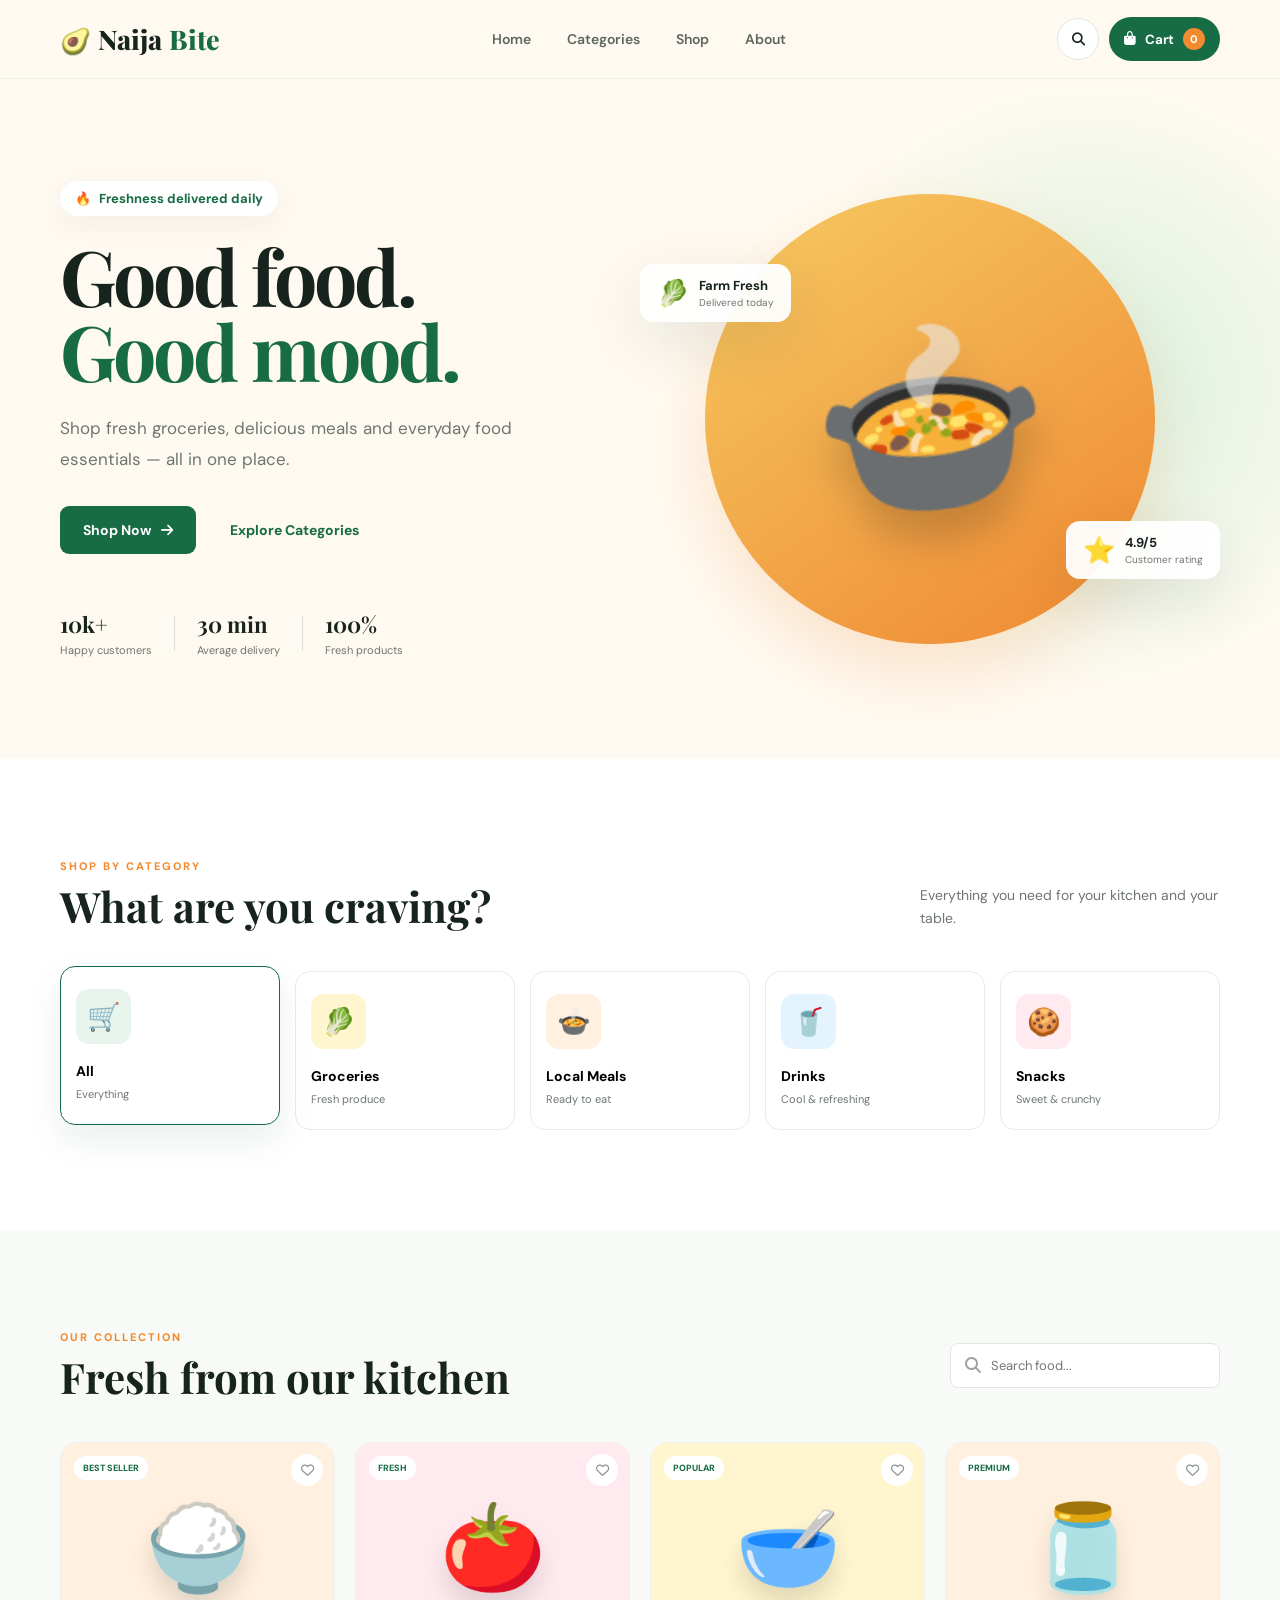
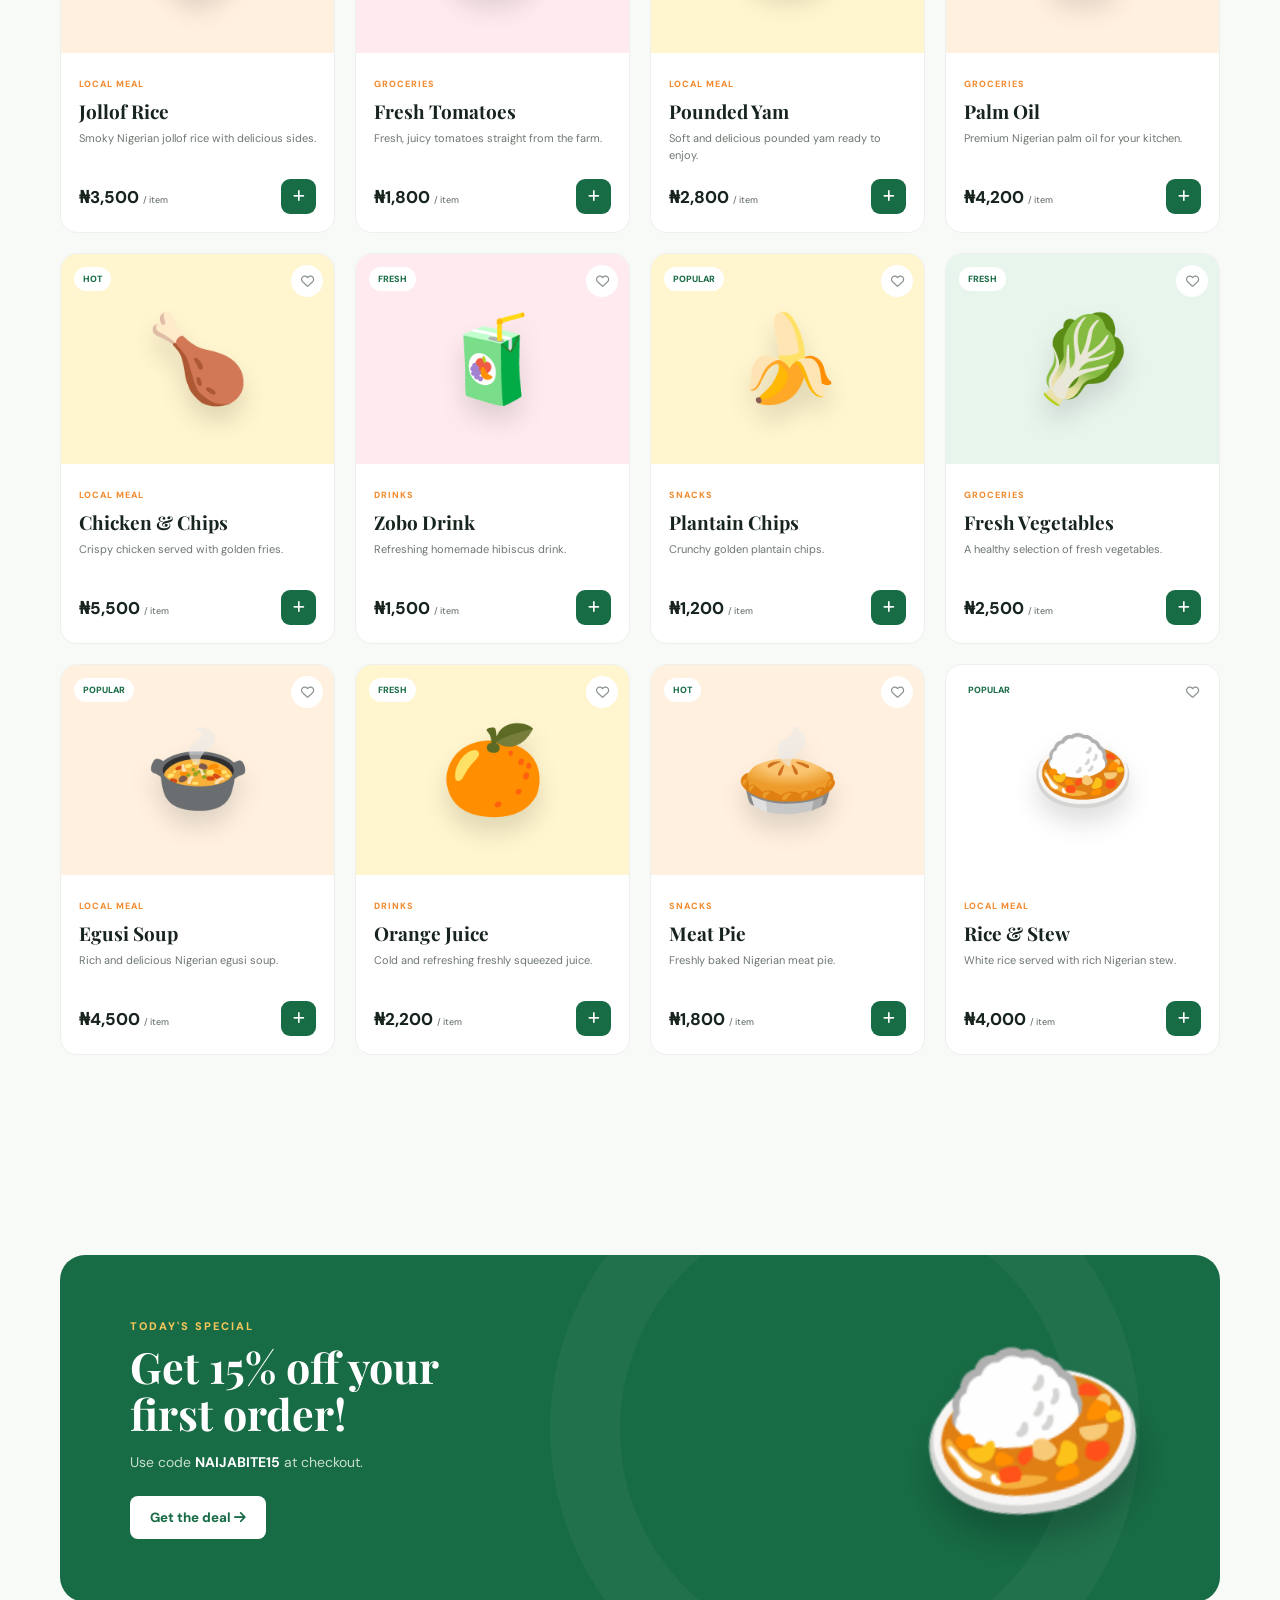
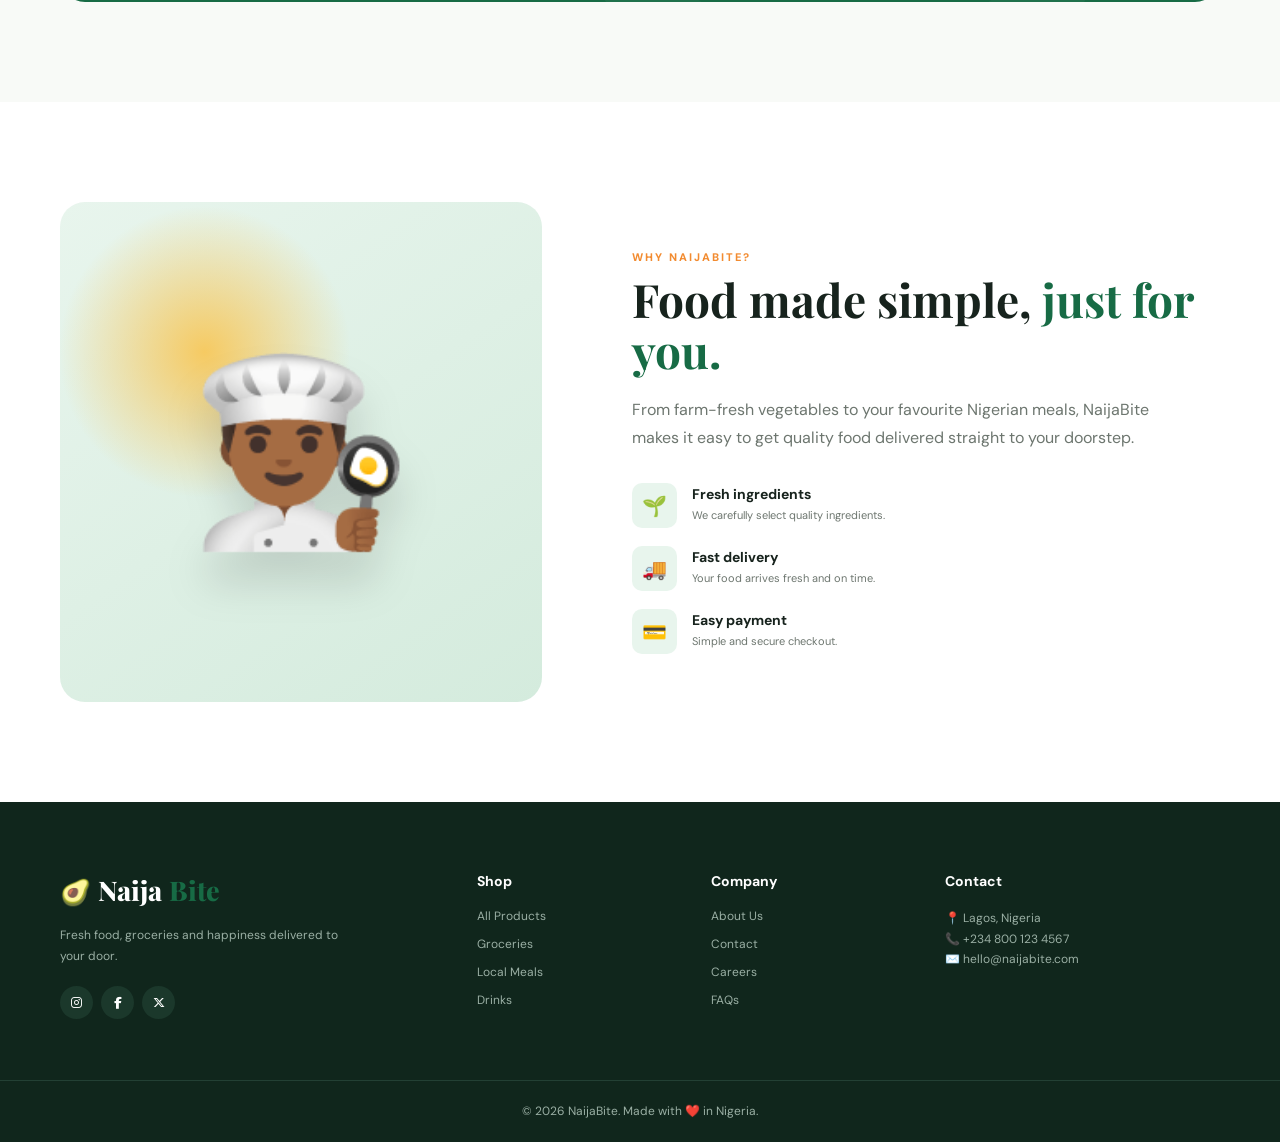
<file: food market/index.html>
<!DOCTYPE html>
<html lang="en">
<head>
    <meta charset="UTF-8">
    <meta name="viewport" content="width=device-width, initial-scale=1.0">

    <title>NaijaBite — Fresh Food Delivered</title>

    <link rel="preconnect" href="https://fonts.googleapis.com">
    <link rel="preconnect" href="https://fonts.gstatic.com" crossorigin>

    <link
        href="https://fonts.googleapis.com/css2?family=DM+Sans:wght@400;500;600;700&family=Playfair+Display:wght@600;700;800&display=swap"
        rel="stylesheet"
    >

    <link
        rel="stylesheet"
        href="https://cdnjs.cloudflare.com/ajax/libs/font-awesome/6.5.2/css/all.min.css"
    >

    <link rel="stylesheet" href="style.css">
</head>

<body>

    <!-- ================= HEADER ================= -->

    <header class="header">

        <div class="container nav">

            <a href="#" class="logo">
                <span class="logo-icon">🥑</span>
                Naija<span>Bite</span>
            </a>

            <nav class="nav-links">
                <a href="#home">Home</a>
                <a href="#categories">Categories</a>
                <a href="#products">Shop</a>
                <a href="#about">About</a>
            </nav>

            <div class="nav-actions">

                <button class="icon-btn search-btn" onclick="focusSearch()">
                    <i class="fa-solid fa-magnifying-glass"></i>
                </button>

                <button class="cart-btn" onclick="openCart()">
                    <i class="fa-solid fa-bag-shopping"></i>
                    <span>Cart</span>
                    <b id="cartCount">0</b>
                </button>

                <button class="menu-btn" onclick="toggleMenu()">
                    <i class="fa-solid fa-bars"></i>
                </button>

            </div>

        </div>

    </header>


    <!-- ================= HERO ================= -->

    <main>

        <section class="hero" id="home">

            <div class="container hero-content">

                <div class="hero-text">

                    <div class="small-badge">
                        <span>🔥</span>
                        Freshness delivered daily
                    </div>

                    <h1>
                        Good food.
                        <br>
                        <em>Good mood.</em>
                    </h1>

                    <p>
                        Shop fresh groceries, delicious meals and everyday
                        food essentials — all in one place.
                    </p>

                    <div class="hero-buttons">
                        <a href="#products" class="primary-btn">
                            Shop Now
                            <i class="fa-solid fa-arrow-right"></i>
                        </a>

                        <a href="#categories" class="secondary-btn">
                            Explore Categories
                        </a>
                    </div>

                    <div class="hero-info">

                        <div class="info-item">
                            <strong>10k+</strong>
                            <span>Happy customers</span>
                        </div>

                        <div class="divider"></div>

                        <div class="info-item">
                            <strong>30 min</strong>
                            <span>Average delivery</span>
                        </div>

                        <div class="divider"></div>

                        <div class="info-item">
                            <strong>100%</strong>
                            <span>Fresh products</span>
                        </div>

                    </div>

                </div>

                <div class="hero-image">

                    <div class="hero-circle"></div>

                    <div class="floating-card card-one">
                        <span>🥬</span>
                        <div>
                            <strong>Farm Fresh</strong>
                            <small>Delivered today</small>
                        </div>
                    </div>

                    <div class="floating-card card-two">
                        <span>⭐</span>
                        <div>
                            <strong>4.9/5</strong>
                            <small>Customer rating</small>
                        </div>
                    </div>

                    <div class="food-emoji">🍲</div>

                </div>

            </div>

        </section>


        <!-- ================= CATEGORIES ================= -->

        <section class="categories section" id="categories">

            <div class="container">

                <div class="section-heading">

                    <div>
                        <span class="eyebrow">SHOP BY CATEGORY</span>
                        <h2>What are you craving?</h2>
                    </div>

                    <p>
                        Everything you need for your kitchen and your table.
                    </p>

                </div>

                <div class="category-grid">

                    <button class="category-card active" onclick="filterProducts('all', this)">
                        <div class="category-icon green">🛒</div>
                        <strong>All</strong>
                        <span>Everything</span>
                    </button>

                    <button class="category-card" onclick="filterProducts('groceries', this)">
                        <div class="category-icon yellow">🥬</div>
                        <strong>Groceries</strong>
                        <span>Fresh produce</span>
                    </button>

                    <button class="category-card" onclick="filterProducts('meals', this)">
                        <div class="category-icon orange">🍲</div>
                        <strong>Local Meals</strong>
                        <span>Ready to eat</span>
                    </button>

                    <button class="category-card" onclick="filterProducts('drinks', this)">
                        <div class="category-icon blue">🥤</div>
                        <strong>Drinks</strong>
                        <span>Cool & refreshing</span>
                    </button>

                    <button class="category-card" onclick="filterProducts('snacks', this)">
                        <div class="category-icon pink">🍪</div>
                        <strong>Snacks</strong>
                        <span>Sweet & crunchy</span>
                    </button>

                </div>

            </div>

        </section>


        <!-- ================= PRODUCTS ================= -->

        <section class="products section" id="products">

            <div class="container">

                <div class="section-heading products-heading">

                    <div>
                        <span class="eyebrow">OUR COLLECTION</span>
                        <h2>Fresh from our kitchen</h2>
                    </div>

                    <div class="search-wrapper">

                        <i class="fa-solid fa-magnifying-glass"></i>

                        <input
                            type="text"
                            id="searchInput"
                            placeholder="Search food..."
                            oninput="searchProducts()"
                        >

                    </div>

                </div>

                <div class="product-grid" id="productGrid"></div>

                <div class="empty-state" id="emptyState">
                    <span>😕</span>
                    <h3>No food found</h3>
                    <p>Try searching for something else.</p>
                </div>

            </div>

        </section>


        <!-- ================= PROMO ================= -->

        <section class="promo section">

            <div class="container">

                <div class="promo-box">

                    <div class="promo-text">

                        <span class="eyebrow">TODAY'S SPECIAL</span>

                        <h2>
                            Get 15% off your
                            <br>
                            first order!
                        </h2>

                        <p>
                            Use code <strong>NAIJABITE15</strong> at checkout.
                        </p>

                        <button class="white-btn" onclick="showPromo()">
                            Get the deal
                            <i class="fa-solid fa-arrow-right"></i>
                        </button>

                    </div>

                    <div class="promo-food">
                        🍛
                    </div>

                </div>

            </div>

        </section>


        <!-- ================= ABOUT ================= -->

        <section class="about section" id="about">

            <div class="container about-grid">

                <div class="about-image">
                    <div class="about-emoji">👨🏾‍🍳</div>
                </div>

                <div class="about-text">

                    <span class="eyebrow">WHY NAIJABITE?</span>

                    <h2>
                        Food made simple,
                        <em>just for you.</em>
                    </h2>

                    <p>
                        From farm-fresh vegetables to your favourite Nigerian
                        meals, NaijaBite makes it easy to get quality food
                        delivered straight to your doorstep.
                    </p>

                    <div class="features">

                        <div class="feature">
                            <span>🌱</span>
                            <div>
                                <strong>Fresh ingredients</strong>
                                <p>We carefully select quality ingredients.</p>
                            </div>
                        </div>

                        <div class="feature">
                            <span>🚚</span>
                            <div>
                                <strong>Fast delivery</strong>
                                <p>Your food arrives fresh and on time.</p>
                            </div>
                        </div>

                        <div class="feature">
                            <span>💳</span>
                            <div>
                                <strong>Easy payment</strong>
                                <p>Simple and secure checkout.</p>
                            </div>
                        </div>

                    </div>

                </div>

            </div>

        </section>

    </main>


    <!-- ================= FOOTER ================= -->

    <footer class="footer">

        <div class="container footer-grid">

            <div>
                <a href="#" class="logo footer-logo">
                    <span class="logo-icon">🥑</span>
                    Naija<span>Bite</span>
                </a>

                <p>
                    Fresh food, groceries and happiness delivered to your door.
                </p>

                <div class="socials">
                    <a href="#"><i class="fa-brands fa-instagram"></i></a>
                    <a href="#"><i class="fa-brands fa-facebook-f"></i></a>
                    <a href="#"><i class="fa-brands fa-x-twitter"></i></a>
                </div>
            </div>

            <div>
                <h4>Shop</h4>
                <a href="#products">All Products</a>
                <a href="#categories">Groceries</a>
                <a href="#categories">Local Meals</a>
                <a href="#categories">Drinks</a>
            </div>

            <div>
                <h4>Company</h4>
                <a href="#about">About Us</a>
                <a href="#">Contact</a>
                <a href="#">Careers</a>
                <a href="#">FAQs</a>
            </div>

            <div>
                <h4>Contact</h4>
                <p>📍 Lagos, Nigeria</p>
                <p>📞 +234 800 123 4567</p>
                <p>✉️ hello@naijabite.com</p>
            </div>

        </div>

        <div class="footer-bottom">
            <p>© 2026 NaijaBite. Made with ❤️ in Nigeria.</p>
        </div>

    </footer>


    <!-- ================= CART ================= -->

    <div class="overlay" id="overlay" onclick="closeCart()"></div>

    <aside class="cart-sidebar" id="cartSidebar">

        <div class="cart-header">
            <div>
                <span class="eyebrow">YOUR ORDER</span>
                <h2>Your Cart</h2>
            </div>

            <button onclick="closeCart()" class="close-btn">
                <i class="fa-solid fa-xmark"></i>
            </button>
        </div>

        <div class="cart-items" id="cartItems"></div>

        <div class="cart-empty" id="cartEmpty">
            <div>🛍️</div>
            <h3>Your cart is empty</h3>
            <p>Add something delicious!</p>
        </div>

        <div class="cart-bottom">

            <div class="subtotal">
                <span>Subtotal</span>
                <strong id="cartTotal">₦0</strong>
            </div>

            <button class="checkout-btn" onclick="checkout()">
                Checkout
                <i class="fa-solid fa-arrow-right"></i>
            </button>

        </div>

    </aside>


    <!-- ================= CHECKOUT MODAL ================= -->

    <div class="modal-overlay" id="checkoutModal">

        <div class="checkout-modal">

            <button class="modal-close" onclick="closeCheckout()">
                <i class="fa-solid fa-xmark"></i>
            </button>

            <div class="checkout-icon">🎉</div>

            <h2>Ready to order?</h2>

            <p>
                Your order is almost on its way!
                This demo checkout is ready to connect to a real payment system.
            </p>

            <div class="order-summary">
                <span>Total</span>
                <strong id="checkoutTotal">₦0</strong>
            </div>

            <button class="primary-btn full-btn" onclick="placeOrder()">
                Place Order
                <i class="fa-solid fa-check"></i>
            </button>

        </div>

    </div>


    <!-- ================= TOAST ================= -->

    <div class="toast" id="toast">
        <i class="fa-solid fa-circle-check"></i>
        <span id="toastMessage">Added to cart!</span>
    </div>


    <script src="script.js"></script>

</body>
</html>
</file>
<file: food market/style.css>
/* =========================
   RESET
========================= */

* {
    margin: 0;
    padding: 0;
    box-sizing: border-box;
}

:root {
    --green: #176b45;
    --green-dark: #0d4d31;
    --green-light: #e8f5ed;
    --cream: #fffaf1;
    --orange: #f28b30;
    --yellow: #f5c84c;
    --dark: #17231d;
    --gray: #6d766f;
    --light-gray: #eef1ed;
    --white: #ffffff;
    --shadow: 0 20px 60px rgba(20, 53, 37, 0.10);
}

html {
    scroll-behavior: smooth;
}

body {
    font-family: "DM Sans", sans-serif;
    color: var(--dark);
    background: var(--cream);
    overflow-x: hidden;
}

button,
input {
    font-family: inherit;
}

button {
    cursor: pointer;
}

a {
    text-decoration: none;
    color: inherit;
}

.container {
    width: min(1160px, 92%);
    margin: auto;
}

.section {
    padding: 100px 0;
}


/* =========================
   HEADER
========================= */

.header {
    position: sticky;
    top: 0;
    z-index: 1000;
    background: rgba(255, 250, 241, 0.92);
    backdrop-filter: blur(16px);
    border-bottom: 1px solid rgba(23, 107, 69, 0.07);
}

.nav {
    height: 78px;
    display: flex;
    align-items: center;
    justify-content: space-between;
}

.logo {
    font-family: "Playfair Display", serif;
    font-size: 27px;
    font-weight: 800;
    display: flex;
    align-items: center;
    gap: 7px;
    color: var(--dark);
}

.logo span:last-child {
    color: var(--green);
}

.logo-icon {
    font-size: 25px;
}

.nav-links {
    display: flex;
    gap: 36px;
}

.nav-links a {
    color: #5d675f;
    font-size: 14px;
    font-weight: 600;
    transition: 0.3s;
}

.nav-links a:hover {
    color: var(--green);
}

.nav-actions {
    display: flex;
    align-items: center;
    gap: 10px;
}

.icon-btn,
.menu-btn {
    width: 42px;
    height: 42px;
    border: 1px solid #e2e6e1;
    border-radius: 50%;
    background: white;
    color: var(--dark);
}

.cart-btn {
    border: 0;
    background: var(--green);
    color: white;
    height: 44px;
    padding: 0 15px;
    border-radius: 30px;
    display: flex;
    gap: 9px;
    align-items: center;
    font-weight: 700;
}

.cart-btn b {
    background: var(--orange);
    width: 22px;
    height: 22px;
    border-radius: 50%;
    display: grid;
    place-items: center;
    font-size: 11px;
}

.menu-btn {
    display: none;
}


/* =========================
   HERO
========================= */

.hero {
    min-height: 680px;
    position: relative;
    overflow: hidden;
    background:
        radial-gradient(circle at 85% 45%, #d9f1df 0, transparent 27%),
        var(--cream);
}

.hero-content {
    min-height: 680px;
    display: grid;
    grid-template-columns: 1fr 1fr;
    align-items: center;
}

.hero-text {
    padding: 50px 0;
    position: relative;
    z-index: 2;
}

.small-badge {
    width: fit-content;
    background: white;
    color: var(--green);
    padding: 9px 15px;
    border-radius: 30px;
    box-shadow: 0 8px 30px rgba(0, 0, 0, 0.05);
    font-size: 13px;
    font-weight: 700;
    margin-bottom: 22px;
}

.small-badge span {
    margin-right: 5px;
}

.hero h1 {
    font-family: "Playfair Display", serif;
    font-size: clamp(52px, 6vw, 82px);
    line-height: 0.98;
    letter-spacing: -3px;
    margin-bottom: 25px;
}

.hero h1 em {
    color: var(--green);
    font-style: normal;
}

.hero-text > p {
    max-width: 510px;
    color: var(--gray);
    font-size: 17px;
    line-height: 1.8;
    margin-bottom: 32px;
}

.hero-buttons {
    display: flex;
    align-items: center;
    gap: 14px;
}

.primary-btn {
    display: inline-flex;
    justify-content: center;
    align-items: center;
    gap: 10px;
    background: var(--green);
    color: white;
    border: 0;
    padding: 15px 23px;
    border-radius: 9px;
    font-size: 14px;
    font-weight: 700;
    transition: 0.3s;
}

.primary-btn:hover {
    background: var(--green-dark);
    transform: translateY(-2px);
}

.secondary-btn {
    padding: 14px 20px;
    font-size: 14px;
    font-weight: 700;
    color: var(--green);
}

.hero-info {
    display: flex;
    align-items: center;
    gap: 22px;
    margin-top: 55px;
}

.info-item {
    display: flex;
    flex-direction: column;
    gap: 4px;
}

.info-item strong {
    font-family: "Playfair Display", serif;
    font-size: 22px;
}

.info-item span {
    color: var(--gray);
    font-size: 11px;
}

.divider {
    width: 1px;
    height: 35px;
    background: #d8ddd8;
}


/* Hero visual */

.hero-image {
    height: 600px;
    position: relative;
    display: grid;
    place-items: center;
}

.hero-circle {
    width: 450px;
    height: 450px;
    border-radius: 50%;
    background: linear-gradient(145deg, #f6ca62, #ef8731);
    position: absolute;
    box-shadow: 0 30px 70px rgba(229, 133, 45, 0.2);
}

.food-emoji {
    width: 390px;
    height: 390px;
    border-radius: 50%;
    display: grid;
    place-items: center;
    font-size: 190px;
    position: relative;
    z-index: 2;
    transform: rotate(-7deg);
    filter: drop-shadow(0 30px 20px rgba(0, 0, 0, 0.18));
}

.floating-card {
    position: absolute;
    z-index: 5;
    background: rgba(255, 255, 255, 0.95);
    padding: 12px 17px;
    border-radius: 14px;
    display: flex;
    align-items: center;
    gap: 10px;
    box-shadow: var(--shadow);
}

.floating-card > span {
    font-size: 26px;
}

.floating-card strong {
    display: block;
    font-size: 13px;
}

.floating-card small {
    display: block;
    color: var(--gray);
    font-size: 10px;
    margin-top: 2px;
}

.card-one {
    left: 0;
    top: 145px;
}

.card-two {
    right: 0;
    bottom: 140px;
}


/* =========================
   HEADINGS
========================= */

.section-heading {
    display: flex;
    align-items: end;
    justify-content: space-between;
    gap: 30px;
    margin-bottom: 42px;
}

.eyebrow {
    color: var(--orange);
    font-size: 11px;
    font-weight: 800;
    letter-spacing: 2px;
    display: block;
    margin-bottom: 10px;
}

.section-heading h2,
.about-text h2 {
    font-family: "Playfair Display", serif;
    font-size: 42px;
    line-height: 1.1;
}

.section-heading > p {
    max-width: 300px;
    color: var(--gray);
    line-height: 1.6;
    font-size: 14px;
}


/* =========================
   CATEGORIES
========================= */

.categories {
    background: white;
}

.category-grid {
    display: grid;
    grid-template-columns: repeat(5, 1fr);
    gap: 15px;
}

.category-card {
    border: 1px solid #e7ebe7;
    background: white;
    border-radius: 15px;
    padding: 22px 15px;
    text-align: left;
    transition: 0.3s;
}

.category-card:hover,
.category-card.active {
    border-color: var(--green);
    transform: translateY(-5px);
    box-shadow: 0 15px 35px rgba(20, 85, 52, 0.09);
}

.category-icon {
    width: 55px;
    height: 55px;
    display: grid;
    place-items: center;
    font-size: 27px;
    border-radius: 13px;
    margin-bottom: 18px;
}

.category-icon.green {
    background: #e8f5ed;
}

.category-icon.yellow {
    background: #fff5ce;
}

.category-icon.orange {
    background: #fff0df;
}

.category-icon.blue {
    background: #e4f4ff;
}

.category-icon.pink {
    background: #ffebef;
}

.category-card strong {
    display: block;
    font-size: 14px;
    margin-bottom: 5px;
}

.category-card span {
    color: var(--gray);
    font-size: 11px;
}


/* =========================
   PRODUCTS
========================= */

.products {
    background: #f8faf7;
}

.products-heading {
    align-items: center;
}

.search-wrapper {
    width: 270px;
    height: 45px;
    background: white;
    border: 1px solid #e3e7e2;
    border-radius: 8px;
    display: flex;
    align-items: center;
    padding: 0 14px;
    gap: 10px;
}

.search-wrapper i {
    color: #9ba49d;
}

.search-wrapper input {
    width: 100%;
    border: 0;
    outline: 0;
    background: transparent;
    font-size: 13px;
}

.product-grid {
    display: grid;
    grid-template-columns: repeat(4, 1fr);
    gap: 20px;
}

.product-card {
    background: white;
    border-radius: 17px;
    overflow: hidden;
    border: 1px solid #edf0ec;
    transition: 0.3s;
}

.product-card:hover {
    transform: translateY(-7px);
    box-shadow: var(--shadow);
}

.product-image {
    height: 210px;
    position: relative;
    display: grid;
    place-items: center;
}

.product-image span {
    font-size: 85px;
    filter: drop-shadow(0 15px 12px rgba(0, 0, 0, 0.12));
    transition: 0.3s;
}

.product-card:hover .product-image span {
    transform: scale(1.08) rotate(-4deg);
}

.product-image.green-bg {
    background: #e8f5ed;
}

.product-image.orange-bg {
    background: #fff0df;
}

.product-image.yellow-bg {
    background: #fff5ce;
}

.product-image.blue-bg {
    background: #e7f5fb;
}

.product-image.pink-bg {
    background: #ffebef;
}

.product-tag {
    position: absolute;
    top: 13px;
    left: 13px;
    background: white;
    padding: 6px 9px;
    border-radius: 20px;
    font-size: 9px;
    font-weight: 800;
    color: var(--green);
}

.favorite {
    position: absolute;
    top: 11px;
    right: 11px;
    width: 32px;
    height: 32px;
    border-radius: 50%;
    border: 0;
    background: white;
    color: #89928c;
}

.favorite:hover {
    color: #e85a5a;
}

.product-info {
    padding: 18px;
}

.product-category {
    color: var(--orange);
    font-size: 9px;
    font-weight: 800;
    letter-spacing: 1px;
    text-transform: uppercase;
}

.product-info h3 {
    font-family: "Playfair Display", serif;
    font-size: 19px;
    margin: 6px 0;
}

.product-description {
    color: var(--gray);
    font-size: 11px;
    line-height: 1.5;
    min-height: 33px;
}

.product-bottom {
    display: flex;
    align-items: center;
    justify-content: space-between;
    margin-top: 16px;
}

.price {
    font-weight: 800;
    font-size: 17px;
}

.price small {
    font-size: 9px;
    color: var(--gray);
    font-weight: 500;
}

.add-btn {
    border: 0;
    background: var(--green);
    color: white;
    width: 35px;
    height: 35px;
    border-radius: 9px;
    transition: 0.2s;
}

.add-btn:hover {
    background: var(--green-dark);
    transform: scale(1.08);
}

.empty-state {
    text-align: center;
    padding: 60px;
    display: none;
}

.empty-state span {
    font-size: 45px;
}

.empty-state h3 {
    margin: 10px 0;
}


/* =========================
   PROMO
========================= */

.promo {
    background: #f8faf7;
}

.promo-box {
    background: var(--green);
    min-height: 330px;
    border-radius: 25px;
    padding: 50px 70px;
    display: flex;
    align-items: center;
    justify-content: space-between;
    overflow: hidden;
    position: relative;
}

.promo-box::before {
    content: "";
    position: absolute;
    width: 450px;
    height: 450px;
    border: 70px solid rgba(255, 255, 255, 0.04);
    border-radius: 50%;
    right: 80px;
}

.promo-text {
    position: relative;
    z-index: 2;
}

.promo-text .eyebrow {
    color: #f6c65b;
}

.promo-text h2 {
    font-family: "Playfair Display", serif;
    color: white;
    font-size: 43px;
    line-height: 1.1;
    margin-bottom: 15px;
}

.promo-text p {
    color: #c8ded1;
    font-size: 14px;
    margin-bottom: 25px;
}

.promo-text strong {
    color: white;
}

.white-btn {
    border: 0;
    background: white;
    color: var(--green);
    padding: 13px 20px;
    border-radius: 8px;
    font-weight: 800;
}

.promo-food {
    font-size: 190px;
    position: relative;
    z-index: 2;
    transform: rotate(-8deg);
    filter: drop-shadow(0 25px 15px rgba(0, 0, 0, 0.2));
}


/* =========================
   ABOUT
========================= */

.about {
    background: white;
}

.about-grid {
    display: grid;
    grid-template-columns: 0.9fr 1.1fr;
    gap: 90px;
    align-items: center;
}

.about-image {
    height: 500px;
    border-radius: 25px;
    background:
        radial-gradient(circle at 30% 30%, #f6ca62, transparent 30%),
        linear-gradient(145deg, #e8f5ed, #d4ebdd);
    display: grid;
    place-items: center;
    overflow: hidden;
}

.about-emoji {
    font-size: 180px;
    filter: drop-shadow(0 30px 20px rgba(0, 0, 0, 0.13));
}

.about-text h2 {
    font-size: 46px;
    margin-bottom: 20px;
}

.about-text h2 em {
    color: var(--green);
    font-style: normal;
}

.about-text > p {
    color: var(--gray);
    line-height: 1.8;
    max-width: 540px;
    margin-bottom: 30px;
}

.features {
    display: grid;
    gap: 18px;
}

.feature {
    display: flex;
    gap: 15px;
}

.feature > span {
    width: 45px;
    height: 45px;
    flex-shrink: 0;
    display: grid;
    place-items: center;
    background: var(--green-light);
    border-radius: 10px;
    font-size: 20px;
}

.feature strong {
    font-size: 14px;
}

.feature p {
    color: var(--gray);
    font-size: 11px;
    margin-top: 4px;
}


/* =========================
   FOOTER
========================= */

.footer {
    background: #10261c;
    color: white;
    padding-top: 70px;
}

.footer-grid {
    display: grid;
    grid-template-columns: 2fr 1fr 1fr 1.5fr;
    gap: 50px;
    padding-bottom: 60px;
}

.footer .logo {
    color: white;
    margin-bottom: 17px;
}

.footer p {
    color: #9aafa4;
    font-size: 12px;
    line-height: 1.7;
    max-width: 280px;
}

.footer h4 {
    margin-bottom: 18px;
    font-size: 14px;
}

.footer-grid > div:not(:first-child) a {
    display: block;
    color: #9aafa4;
    font-size: 12px;
    margin-bottom: 12px;
}

.footer-grid > div:not(:first-child) a:hover {
    color: white;
}

.socials {
    display: flex;
    gap: 8px;
    margin-top: 20px;
}

.socials a {
    width: 33px;
    height: 33px;
    display: grid;
    place-items: center;
    border-radius: 50%;
    background: #1b382b;
    color: white;
    font-size: 12px;
}

.footer-bottom {
    border-top: 1px solid #234034;
    padding: 20px 0;
    text-align: center;
}

.footer-bottom p {
    margin: auto;
}


/* =========================
   CART
========================= */

.overlay {
    position: fixed;
    inset: 0;
    background: rgba(8, 25, 17, 0.45);
    backdrop-filter: blur(3px);
    z-index: 2000;
    opacity: 0;
    visibility: hidden;
    transition: 0.3s;
}

.overlay.active {
    opacity: 1;
    visibility: visible;
}

.cart-sidebar {
    position: fixed;
    z-index: 2100;
    right: -430px;
    top: 0;
    width: min(420px, 100%);
    height: 100vh;
    background: white;
    transition: 0.35s ease;
    display: flex;
    flex-direction: column;
}

.cart-sidebar.active {
    right: 0;
}

.cart-header {
    padding: 25px;
    border-bottom: 1px solid #edf0ec;
    display: flex;
    align-items: center;
    justify-content: space-between;
}

.cart-header h2 {
    font-family: "Playfair Display", serif;
    font-size: 27px;
}

.close-btn,
.modal-close {
    width: 37px;
    height: 37px;
    border: 0;
    border-radius: 50%;
    background: #f1f3f0;
}

.cart-items {
    flex: 1;
    overflow-y: auto;
    padding: 20px;
}

.cart-item {
    display: flex;
    align-items: center;
    gap: 12px;
    padding: 13px 0;
    border-bottom: 1px solid #edf0ec;
}

.cart-item-image {
    width: 60px;
    height: 60px;
    background: var(--green-light);
    border-radius: 10px;
    display: grid;
    place-items: center;
    font-size: 29px;
}

.cart-item-info {
    flex: 1;
}

.cart-item-info h4 {
    font-family: "Playfair Display", serif;
    font-size: 15px;
}

.cart-item-info p {
    color: var(--green);
    font-size: 12px;
    font-weight: 700;
    margin-top: 4px;
}

.quantity {
    display: flex;
    align-items: center;
    gap: 8px;
    margin-top: 7px;
}

.quantity button {
    width: 24px;
    height: 24px;
    border: 1px solid #dfe4df;
    border-radius: 5px;
    background: white;
}

.quantity span {
    font-size: 12px;
    font-weight: 700;
}

.remove-btn {
    border: 0;
    background: transparent;
    color: #b5bbb7;
}

.remove-btn:hover {
    color: #e75a5a;
}

.cart-empty {
    flex: 1;
    display: grid;
    place-content: center;
    text-align: center;
    color: var(--gray);
}

.cart-empty div {
    font-size: 60px;
    margin-bottom: 15px;
}

.cart-empty h3 {
    color: var(--dark);
    font-family: "Playfair Display", serif;
}

.cart-empty p {
    font-size: 13px;
    margin-top: 6px;
}

.cart-bottom {
    border-top: 1px solid #e9ece8;
    padding: 20px;
}

.subtotal {
    display: flex;
    justify-content: space-between;
    margin-bottom: 17px;
}

.subtotal span {
    color: var(--gray);
}

.subtotal strong {
    font-size: 20px;
}

.checkout-btn {
    width: 100%;
    border: 0;
    background: var(--green);
    color: white;
    padding: 16px;
    border-radius: 9px;
    font-weight: 800;
    display: flex;
    justify-content: center;
    gap: 10px;
}

.checkout-btn:disabled {
    opacity: 0.4;
    cursor: not-allowed;
}


/* =========================
   CHECKOUT MODAL
========================= */

.modal-overlay {
    position: fixed;
    inset: 0;
    background: rgba(8, 25, 17, 0.6);
    backdrop-filter: blur(5px);
    z-index: 3000;
    display: grid;
    place-items: center;
    padding: 20px;
    opacity: 0;
    visibility: hidden;
    transition: 0.3s;
}

.modal-overlay.active {
    opacity: 1;
    visibility: visible;
}

.checkout-modal {
    width: min(430px, 100%);
    background: white;
    padding: 40px;
    border-radius: 22px;
    text-align: center;
    position: relative;
}

.modal-close {
    position: absolute;
    top: 15px;
    right: 15px;
}

.checkout-icon {
    width: 70px;
    height: 70px;
    display: grid;
    place-items: center;
    background: var(--green-light);
    border-radius: 50%;
    font-size: 32px;
    margin: 0 auto 18px;
}

.checkout-modal h2 {
    font-family: "Playfair Display", serif;
    font-size: 30px;
}

.checkout-modal > p {
    color: var(--gray);
    font-size: 13px;
    line-height: 1.7;
    margin: 12px 0 25px;
}

.order-summary {
    display: flex;
    justify-content: space-between;
    background: #f5f7f4;
    padding: 15px;
    border-radius: 9px;
    margin-bottom: 15px;
}

.order-summary strong {
    color: var(--green);
}

.full-btn {
    width: 100%;
}


/* =========================
   TOAST
========================= */

.toast {
    position: fixed;
    right: 25px;
    bottom: 25px;
    z-index: 5000;
    background: #12291e;
    color: white;
    padding: 13px 17px;
    border-radius: 9px;
    display: flex;
    align-items: center;
    gap: 9px;
    font-size: 12px;
    transform: translateY(100px);
    opacity: 0;
    transition: 0.3s;
}

.toast.active {
    transform: translateY(0);
    opacity: 1;
}

.toast i {
    color: #65c98d;
}


/* =========================
   RESPONSIVE
========================= */

@media (max-width: 900px) {

    .nav-links {
        display: none;
    }

    .menu-btn {
        display: block;
    }

    .hero-content {
        grid-template-columns: 1fr;
        padding-top: 30px;
    }

    .hero {
        min-height: auto;
    }

    .hero-text {
        text-align: center;
        display: flex;
        flex-direction: column;
        align-items: center;
    }

    .hero-image {
        height: 450px;
    }

    .hero-circle {
        width: 340px;
        height: 340px;
    }

    .food-emoji {
        width: 300px;
        height: 300px;
        font-size: 140px;
    }

    .category-grid {
        grid-template-columns: repeat(3, 1fr);
    }

    .product-grid {
        grid-template-columns: repeat(2, 1fr);
    }

    .about-grid {
        grid-template-columns: 1fr;
        gap: 45px;
    }

    .about-image {
        height: 380px;
    }

    .footer-grid {
        grid-template-columns: repeat(2, 1fr);
    }
}


@media (max-width: 600px) {

    .section {
        padding: 70px 0;
    }

    .hero h1 {
        font-size: 50px;
        letter-spacing: -2px;
    }

    .hero-text > p {
        font-size: 14px;
    }

    .hero-buttons {
        flex-direction: column;
    }

    .hero-info {
        gap: 12px;
    }

    .info-item strong {
        font-size: 17px;
    }

    .info-item span {
        font-size: 9px;
    }

    .hero-image {
        height: 360px;
    }

    .hero-circle {
        width: 270px;
        height: 270px;
    }

    .food-emoji {
        width: 240px;
        height: 240px;
        font-size: 105px;
    }

    .floating-card {
        transform: scale(0.8);
    }

    .card-one {
        left: -5px;
        top: 70px;
    }

    .card-two {
        right: -5px;
        bottom: 65px;
    }

    .section-heading {
        display: block;
    }

    .section-heading h2,
    .about-text h2 {
        font-size: 34px;
    }

    .section-heading > p {
        margin-top: 12px;
    }

    .products-heading .search-wrapper {
        margin-top: 20px;
        width: 100%;
    }

    .category-grid {
        grid-template-columns: repeat(2, 1fr);
    }

    .product-grid {
        grid-template-columns: 1fr;
    }

    .product-image {
        height: 230px;
    }

    .promo-box {
        padding: 40px 30px;
    }

    .promo-text h2 {
        font-size: 34px;
    }

    .promo-food {
        position: absolute;
        opacity: 0.25;
        right: -20px;
        font-size: 170px;
    }

    .footer-grid {
        grid-template-columns: 1fr;
    }

    .cart-sidebar {
        width: 100%;
    }
}
</file>
